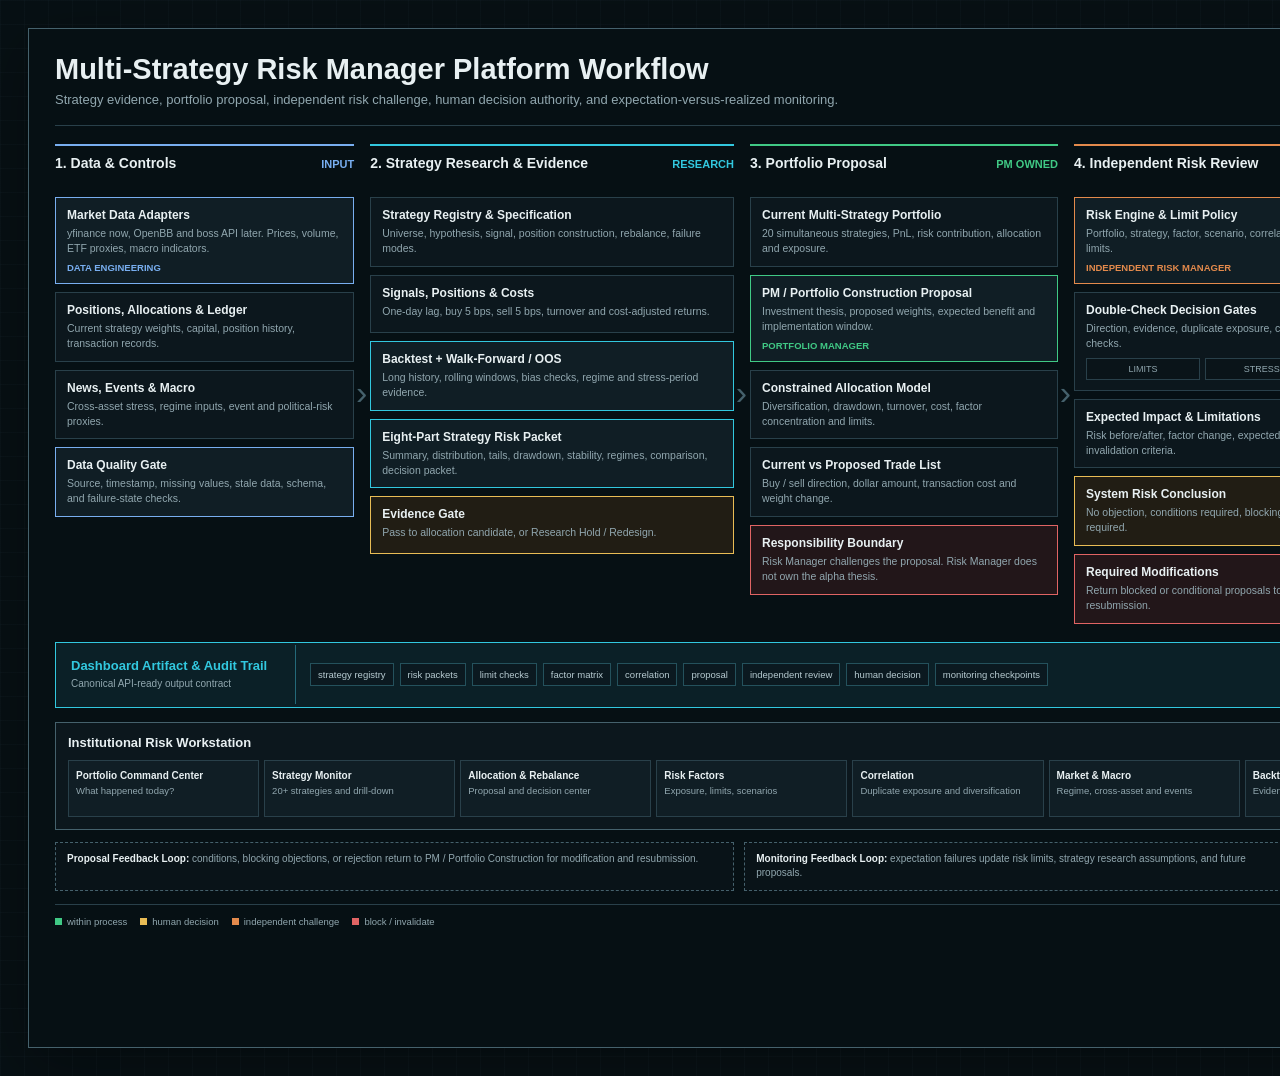
<file: output/workflows/risk_manager_platform_workflow.html>
<!doctype html>
<html lang="en">
<head>
  <meta charset="utf-8">
  <meta name="viewport" content="width=device-width, initial-scale=1">
  <title>Multi-Strategy Risk Manager Platform Workflow</title>
  <style>
    :root {
      --bg: #071014;
      --surface: #0c171d;
      --surface-2: #101e25;
      --surface-3: #13242c;
      --line: #29404a;
      --line-strong: #45616c;
      --text: #e8f0f2;
      --muted: #91a7af;
      --cyan: #32c8df;
      --green: #40c985;
      --yellow: #e8bc55;
      --orange: #e38a4c;
      --red: #e06464;
      --blue: #78aef0;
    }
    * { box-sizing: border-box; }
    html, body { margin: 0; width: 100%; min-height: 100%; background: var(--bg); color: var(--text); }
    body {
      font-family: Inter, "Segoe UI", Arial, sans-serif;
      padding: 28px;
      background:
        linear-gradient(rgba(70, 104, 116, 0.055) 1px, transparent 1px),
        linear-gradient(90deg, rgba(70, 104, 116, 0.055) 1px, transparent 1px),
        var(--bg);
      background-size: 24px 24px;
    }
    .frame {
      width: 1840px;
      min-height: 1020px;
      margin: 0 auto;
      border: 1px solid var(--line-strong);
      background: rgba(7, 16, 20, 0.97);
      padding: 24px 26px 20px;
      box-shadow: 0 16px 60px rgba(0, 0, 0, 0.35);
    }
    header {
      display: flex;
      align-items: flex-start;
      justify-content: space-between;
      border-bottom: 1px solid var(--line);
      padding: 0 0 18px;
      margin-bottom: 18px;
    }
    h1 { margin: 0; font-size: 29px; font-weight: 700; letter-spacing: 0; }
    .subtitle { margin-top: 6px; color: var(--muted); font-size: 13px; }
    .status {
      display: grid;
      grid-template-columns: repeat(3, auto);
      gap: 8px;
      align-items: center;
      font-size: 11px;
      color: var(--muted);
    }
    .pill { border: 1px solid var(--line-strong); background: var(--surface-2); padding: 6px 9px; }
    .pill strong { color: var(--text); font-weight: 650; }
    .stages {
      display: grid;
      grid-template-columns: 1.02fr 1.24fr 1.05fr 1.28fr 1.28fr;
      gap: 16px;
      align-items: stretch;
    }
    .stage {
      position: relative;
      min-width: 0;
      border-top: 2px solid var(--stage);
      padding-top: 9px;
    }
    .stage:not(:last-child)::after {
      content: "›";
      position: absolute;
      right: -13px;
      top: 48%;
      color: var(--line-strong);
      font-size: 34px;
      line-height: 1;
    }
    .stage-title {
      display: flex;
      justify-content: space-between;
      align-items: baseline;
      min-height: 34px;
      margin-bottom: 8px;
    }
    .stage-title strong { font-size: 14px; }
    .stage-title span { color: var(--stage); font-size: 11px; font-weight: 700; }
    .stack { display: grid; gap: 8px; }
    .node {
      border: 1px solid var(--line);
      background: var(--surface);
      padding: 10px 11px;
      min-height: 58px;
    }
    .node.emphasis { border-color: var(--stage); background: var(--surface-2); }
    .node.decision { border-color: var(--yellow); background: #211d14; }
    .node.blocked { border-color: var(--red); background: #221619; }
    .node-title { font-size: 12px; font-weight: 700; margin-bottom: 4px; }
    .node-copy { color: var(--muted); font-size: 10.5px; line-height: 1.42; }
    .owner { margin-top: 6px; color: var(--stage); font-size: 9.5px; font-weight: 650; }
    .gate-row {
      display: grid;
      grid-template-columns: repeat(3, 1fr);
      gap: 5px;
      margin-top: 7px;
    }
    .gate {
      border: 1px solid var(--line);
      color: var(--muted);
      background: #0a1419;
      padding: 5px 4px;
      text-align: center;
      font-size: 9px;
    }
    .bus {
      margin: 18px 0 14px;
      border: 1px solid var(--cyan);
      background: #0b2027;
      display: grid;
      grid-template-columns: 240px 1fr 290px;
      align-items: center;
      min-height: 64px;
    }
    .bus-title { padding: 13px 15px; border-right: 1px solid #246979; }
    .bus-title strong { display: block; color: var(--cyan); font-size: 13px; }
    .bus-title span { color: var(--muted); font-size: 10px; }
    .bus-items { display: flex; gap: 6px; flex-wrap: wrap; padding: 10px 14px; }
    .bus-item { border: 1px solid #24515c; background: #0b1920; color: #b7cbd1; padding: 5px 7px; font-size: 9.5px; }
    .bus-note { border-left: 1px solid #246979; padding: 10px 14px; color: var(--muted); font-size: 10px; line-height: 1.45; }
    .workstation {
      border: 1px solid var(--line-strong);
      background: var(--surface);
      padding: 12px;
    }
    .workstation-head {
      display: flex;
      align-items: center;
      justify-content: space-between;
      margin-bottom: 10px;
    }
    .workstation-head strong { font-size: 13px; }
    .workstation-head span { color: var(--muted); font-size: 10px; }
    .modules {
      display: grid;
      grid-template-columns: repeat(9, 1fr);
      gap: 5px;
    }
    .module {
      min-height: 57px;
      border: 1px solid var(--line);
      background: var(--surface-2);
      padding: 8px 7px;
      font-size: 9.5px;
      line-height: 1.35;
      color: var(--muted);
    }
    .module b { display: block; color: var(--text); font-size: 10px; margin-bottom: 3px; }
    .feedback {
      display: grid;
      grid-template-columns: 1.25fr 1fr 1fr;
      gap: 10px;
      margin-top: 12px;
    }
    .feedback-item {
      border: 1px dashed var(--line-strong);
      background: #091318;
      padding: 9px 11px;
      color: var(--muted);
      font-size: 10px;
      line-height: 1.45;
    }
    .feedback-item strong { color: var(--text); }
    footer {
      margin-top: 13px;
      padding-top: 11px;
      border-top: 1px solid var(--line);
      display: flex;
      justify-content: space-between;
      color: var(--muted);
      font-size: 9.5px;
    }
    .legend { display: flex; gap: 13px; }
    .legend span::before { content: ""; display: inline-block; width: 7px; height: 7px; margin-right: 5px; background: var(--c); }
  </style>
</head>
<body>
  <main class="frame">
    <header>
      <div>
        <h1>Multi-Strategy Risk Manager Platform Workflow</h1>
        <div class="subtitle">Strategy evidence, portfolio proposal, independent risk challenge, human decision authority, and expectation-versus-realized monitoring.</div>
      </div>
      <div class="status">
        <div class="pill">Capital <strong>$1,000,000</strong></div>
        <div class="pill">Scope <strong>20 → 40 Strategies</strong></div>
        <div class="pill">Execution <strong>Human Approval Only</strong></div>
      </div>
    </header>

    <section class="stages">
      <article class="stage" style="--stage: var(--blue)">
        <div class="stage-title"><strong>1. Data & Controls</strong><span>INPUT</span></div>
        <div class="stack">
          <div class="node emphasis"><div class="node-title">Market Data Adapters</div><div class="node-copy">yfinance now, OpenBB and boss API later. Prices, volume, ETF proxies, macro indicators.</div><div class="owner">DATA ENGINEERING</div></div>
          <div class="node"><div class="node-title">Positions, Allocations & Ledger</div><div class="node-copy">Current strategy weights, capital, position history, transaction records.</div></div>
          <div class="node"><div class="node-title">News, Events & Macro</div><div class="node-copy">Cross-asset stress, regime inputs, event and political-risk proxies.</div></div>
          <div class="node emphasis"><div class="node-title">Data Quality Gate</div><div class="node-copy">Source, timestamp, missing values, stale data, schema, and failure-state checks.</div></div>
        </div>
      </article>

      <article class="stage" style="--stage: var(--cyan)">
        <div class="stage-title"><strong>2. Strategy Research & Evidence</strong><span>RESEARCH</span></div>
        <div class="stack">
          <div class="node"><div class="node-title">Strategy Registry & Specification</div><div class="node-copy">Universe, hypothesis, signal, position construction, rebalance, failure modes.</div></div>
          <div class="node"><div class="node-title">Signals, Positions & Costs</div><div class="node-copy">One-day lag, buy 5 bps, sell 5 bps, turnover and cost-adjusted returns.</div></div>
          <div class="node emphasis"><div class="node-title">Backtest + Walk-Forward / OOS</div><div class="node-copy">Long history, rolling windows, bias checks, regime and stress-period evidence.</div></div>
          <div class="node emphasis"><div class="node-title">Eight-Part Strategy Risk Packet</div><div class="node-copy">Summary, distribution, tails, drawdown, stability, regimes, comparison, decision packet.</div></div>
          <div class="node decision"><div class="node-title">Evidence Gate</div><div class="node-copy">Pass to allocation candidate, or Research Hold / Redesign.</div></div>
        </div>
      </article>

      <article class="stage" style="--stage: var(--green)">
        <div class="stage-title"><strong>3. Portfolio Proposal</strong><span>PM OWNED</span></div>
        <div class="stack">
          <div class="node"><div class="node-title">Current Multi-Strategy Portfolio</div><div class="node-copy">20 simultaneous strategies, PnL, risk contribution, allocation and exposure.</div></div>
          <div class="node emphasis"><div class="node-title">PM / Portfolio Construction Proposal</div><div class="node-copy">Investment thesis, proposed weights, expected benefit and implementation window.</div><div class="owner">PORTFOLIO MANAGER</div></div>
          <div class="node"><div class="node-title">Constrained Allocation Model</div><div class="node-copy">Diversification, drawdown, turnover, cost, factor concentration and limits.</div></div>
          <div class="node"><div class="node-title">Current vs Proposed Trade List</div><div class="node-copy">Buy / sell direction, dollar amount, transaction cost and weight change.</div></div>
          <div class="node blocked"><div class="node-title">Responsibility Boundary</div><div class="node-copy">Risk Manager challenges the proposal. Risk Manager does not own the alpha thesis.</div></div>
        </div>
      </article>

      <article class="stage" style="--stage: var(--orange)">
        <div class="stage-title"><strong>4. Independent Risk Review</strong><span>CHALLENGE</span></div>
        <div class="stack">
          <div class="node emphasis"><div class="node-title">Risk Engine & Limit Policy</div><div class="node-copy">Portfolio, strategy, factor, scenario, correlation, rebalance and evidence limits.</div><div class="owner">INDEPENDENT RISK MANAGER</div></div>
          <div class="node"><div class="node-title">Double-Check Decision Gates</div><div class="node-copy">Direction, evidence, duplicate exposure, cost, benefit and risk-improvement checks.</div><div class="gate-row"><div class="gate">LIMITS</div><div class="gate">STRESS</div><div class="gate">COST</div></div></div>
          <div class="node"><div class="node-title">Expected Impact & Limitations</div><div class="node-copy">Risk before/after, factor change, expected cost, confidence, and invalidation criteria.</div></div>
          <div class="node decision"><div class="node-title">System Risk Conclusion</div><div class="node-copy">No objection, conditions required, blocking objection, or escalation required.</div></div>
          <div class="node blocked"><div class="node-title">Required Modifications</div><div class="node-copy">Return blocked or conditional proposals to PM for redesign and resubmission.</div></div>
        </div>
      </article>

      <article class="stage" style="--stage: var(--yellow)">
        <div class="stage-title"><strong>5. Decision, Execution & Monitoring</strong><span>GOVERNANCE</span></div>
        <div class="stack">
          <div class="node decision"><div class="node-title">Authorized Human Decision</div><div class="node-copy">Approve, Approve with Conditions, Reject, or Escalate. Named authority and expiry required.</div><div class="owner">DECISION AUTHORITY</div></div>
          <div class="node"><div class="node-title">Execution Authorization</div><div class="node-copy">Final weights, implementation window, trade list, and cost estimate confirmed.</div></div>
          <div class="node emphasis"><div class="node-title">Trading / Operations</div><div class="node-copy">Execute only after authorization. Reconcile positions, weights, and realized cost.</div></div>
          <div class="node emphasis"><div class="node-title">Expectation vs Realized</div><div class="node-copy">T+1, 21D, and 63D monitoring. Compare expected risk improvement with actual outcome.</div></div>
          <div class="node blocked"><div class="node-title">Invalidate / Escalate / Learn</div><div class="node-copy">New breaches, excess cost, failed thesis, or rising concentration trigger review.</div></div>
        </div>
      </article>
    </section>

    <section class="bus">
      <div class="bus-title"><strong>Dashboard Artifact & Audit Trail</strong><span>Canonical API-ready output contract</span></div>
      <div class="bus-items">
        <span class="bus-item">strategy registry</span><span class="bus-item">risk packets</span><span class="bus-item">limit checks</span><span class="bus-item">factor matrix</span><span class="bus-item">correlation</span><span class="bus-item">proposal</span><span class="bus-item">independent review</span><span class="bus-item">human decision</span><span class="bus-item">monitoring checkpoints</span>
      </div>
      <div class="bus-note">Future APIs replace data adapters. Strategy logic, risk logic, governance records, and workstation modules retain the same contract.</div>
    </section>

    <section class="workstation">
      <div class="workstation-head"><strong>Institutional Risk Workstation</strong><span>Daily operating surface driven by the artifact and governance workflow</span></div>
      <div class="modules">
        <div class="module"><b>Portfolio Command Center</b>What happened today?</div>
        <div class="module"><b>Strategy Monitor</b>20+ strategies and drill-down</div>
        <div class="module"><b>Allocation & Rebalance</b>Proposal and decision center</div>
        <div class="module"><b>Risk Factors</b>Exposure, limits, scenarios</div>
        <div class="module"><b>Correlation</b>Duplicate exposure and diversification</div>
        <div class="module"><b>Market & Macro</b>Regime, cross-asset and events</div>
        <div class="module"><b>Backtesting Lab</b>Evidence, WFO and bias checks</div>
        <div class="module"><b>Strategy Library</b>Research lifecycle and approvals</div>
        <div class="module"><b>Daily Risk Report</b>Decision log and audit trail</div>
      </div>
    </section>

    <section class="feedback">
      <div class="feedback-item"><strong>Proposal Feedback Loop:</strong> conditions, blocking objections, or rejection return to PM / Portfolio Construction for modification and resubmission.</div>
      <div class="feedback-item"><strong>Monitoring Feedback Loop:</strong> expectation failures update risk limits, strategy research assumptions, and future proposals.</div>
      <div class="feedback-item"><strong>Data Failure Rule:</strong> stale, missing, or unreconciled data blocks downstream conclusions and requires human review.</div>
    </section>

    <footer>
      <div class="legend">
        <span style="--c: var(--green)">within process</span>
        <span style="--c: var(--yellow)">human decision</span>
        <span style="--c: var(--orange)">independent challenge</span>
        <span style="--c: var(--red)">block / invalidate</span>
      </div>
      <div>Research-grade governance workflow. No automated investment advice or execution.</div>
    </footer>
  </main>
</body>
</html>
</file>
